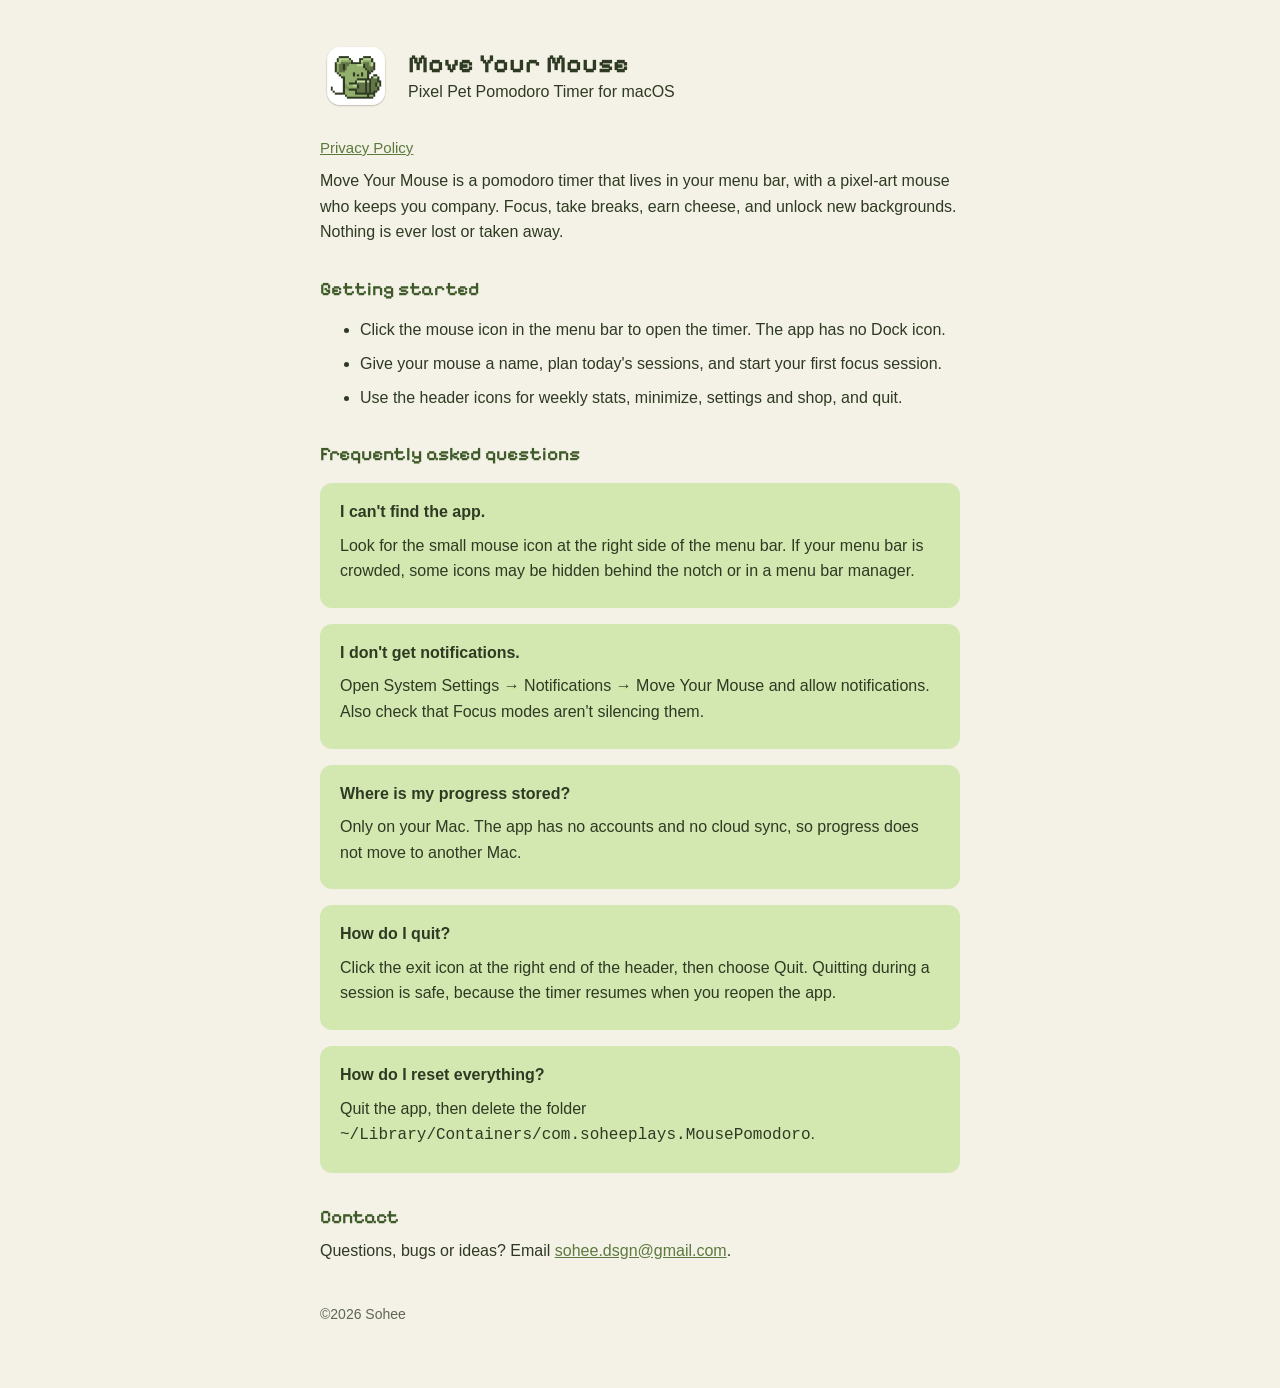
<file: docs/index.html>
<!doctype html>
<html lang="en">
<head>
<meta charset="utf-8">
<meta name="viewport" content="width=device-width,initial-scale=1">
<title>Move Your Mouse – Support</title>
<link rel="icon" href="icon.png">
<link rel="stylesheet" href="https://fonts.googleapis.com/css2?family=Pixelify+Sans:wght@400;600;700&display=swap">
<link rel="stylesheet" href="style.css">
</head>
<body>
<main>
<header>
  <img src="icon.png" alt="">
  <div>
    <h1>Move Your Mouse</h1>
    <div>Pixel Pet Pomodoro Timer for macOS</div>
  </div>
</header>

<nav><a href="privacy.html">Privacy Policy</a></nav>

<p>Move Your Mouse is a pomodoro timer that lives in your menu bar, with a pixel-art mouse who keeps you company. Focus, take breaks, earn cheese, and unlock new backgrounds. Nothing is ever lost or taken away.</p>

<h2>Getting started</h2>
<ul>
  <li>Click the mouse icon in the menu bar to open the timer. The app has no Dock icon.</li>
  <li>Give your mouse a name, plan today's sessions, and start your first focus session.</li>
  <li>Use the header icons for weekly stats, minimize, settings and shop, and quit.</li>
</ul>

<h2>Frequently asked questions</h2>
<div class="card">
  <strong>I can't find the app.</strong>
  <p>Look for the small mouse icon at the right side of the menu bar. If your menu bar is crowded, some icons may be hidden behind the notch or in a menu bar manager.</p>
</div>
<div class="card">
  <strong>I don't get notifications.</strong>
  <p>Open System Settings → Notifications → Move Your Mouse and allow notifications. Also check that Focus modes aren't silencing them.</p>
</div>
<div class="card">
  <strong>Where is my progress stored?</strong>
  <p>Only on your Mac. The app has no accounts and no cloud sync, so progress does not move to another Mac.</p>
</div>
<div class="card">
  <strong>How do I quit?</strong>
  <p>Click the exit icon at the right end of the header, then choose Quit. Quitting during a session is safe, because the timer resumes when you reopen the app.</p>
</div>
<div class="card">
  <strong>How do I reset everything?</strong>
  <p>Quit the app, then delete the folder <code>~/Library/Containers/com.soheeplays.MousePomodoro</code>.</p>
</div>

<h2>Contact</h2>
<p>Questions, bugs or ideas? Email <a href="mailto:sohee.dsgn@gmail.com">sohee.dsgn@gmail.com</a>.</p>

<footer>©2026 Sohee</footer>
</main>
</body>
</html>
</file>
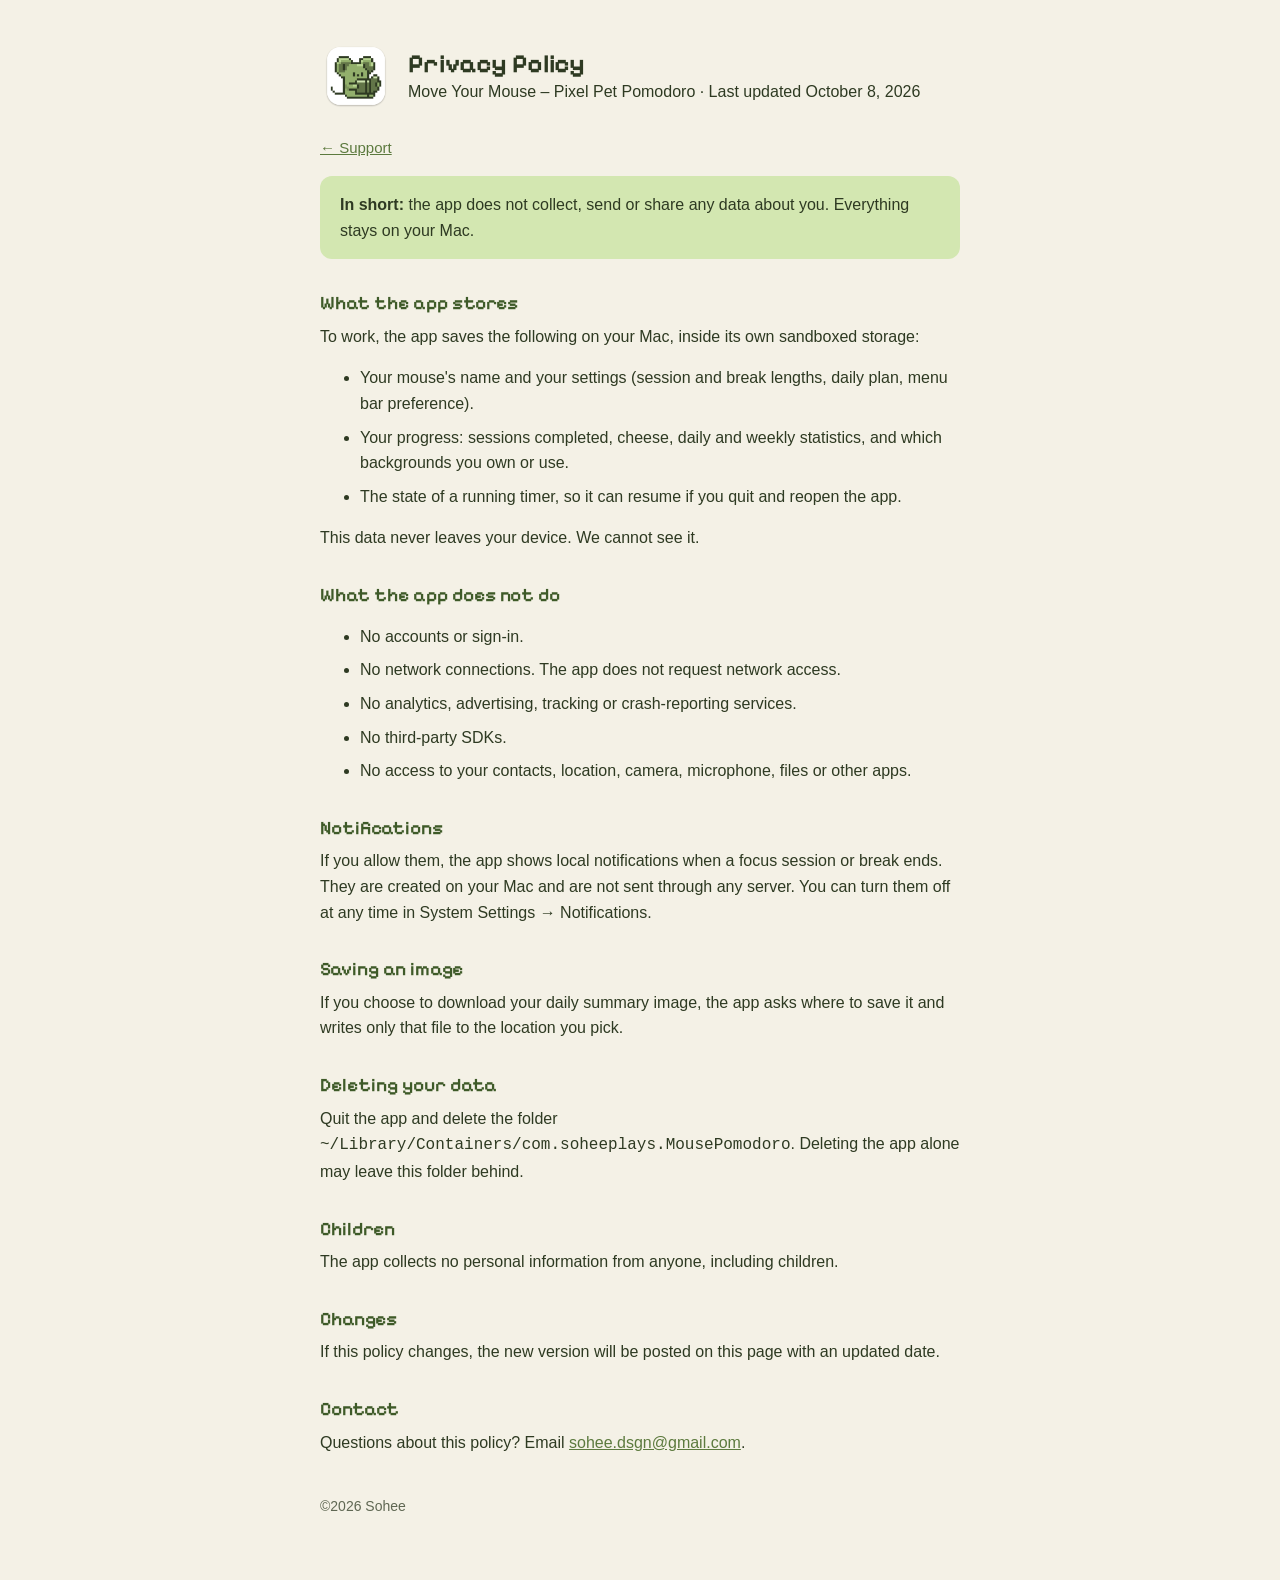
<file: docs/privacy.html>
<!doctype html>
<html lang="en">
<head>
<meta charset="utf-8">
<meta name="viewport" content="width=device-width,initial-scale=1">
<title>Move Your Mouse – Privacy Policy</title>
<link rel="icon" href="icon.png">
<link rel="stylesheet" href="https://fonts.googleapis.com/css2?family=Pixelify+Sans:wght@400;600;700&display=swap">
<link rel="stylesheet" href="style.css">
</head>
<body>
<main>
<header>
  <img src="icon.png" alt="">
  <div>
    <h1>Privacy Policy</h1>
    <div>Move Your Mouse – Pixel Pet Pomodoro · Last updated October 8, 2026</div>
  </div>
</header>

<nav><a href="index.html">← Support</a></nav>

<div class="card"><strong>In short:</strong> the app does not collect, send or share any data about you. Everything stays on your Mac.</div>

<h2>What the app stores</h2>
<p>To work, the app saves the following on your Mac, inside its own sandboxed storage:</p>
<ul>
  <li>Your mouse's name and your settings (session and break lengths, daily plan, menu bar preference).</li>
  <li>Your progress: sessions completed, cheese, daily and weekly statistics, and which backgrounds you own or use.</li>
  <li>The state of a running timer, so it can resume if you quit and reopen the app.</li>
</ul>
<p>This data never leaves your device. We cannot see it.</p>

<h2>What the app does not do</h2>
<ul>
  <li>No accounts or sign-in.</li>
  <li>No network connections. The app does not request network access.</li>
  <li>No analytics, advertising, tracking or crash-reporting services.</li>
  <li>No third-party SDKs.</li>
  <li>No access to your contacts, location, camera, microphone, files or other apps.</li>
</ul>

<h2>Notifications</h2>
<p>If you allow them, the app shows local notifications when a focus session or break ends. They are created on your Mac and are not sent through any server. You can turn them off at any time in System Settings → Notifications.</p>

<h2>Saving an image</h2>
<p>If you choose to download your daily summary image, the app asks where to save it and writes only that file to the location you pick.</p>

<h2>Deleting your data</h2>
<p>Quit the app and delete the folder <code>~/Library/Containers/com.soheeplays.MousePomodoro</code>. Deleting the app alone may leave this folder behind.</p>

<h2>Children</h2>
<p>The app collects no personal information from anyone, including children.</p>

<h2>Changes</h2>
<p>If this policy changes, the new version will be posted on this page with an updated date.</p>

<h2>Contact</h2>
<p>Questions about this policy? Email <a href="mailto:sohee.dsgn@gmail.com">sohee.dsgn@gmail.com</a>.</p>

<footer>©2026 Sohee</footer>
</main>
</body>
</html>
</file>
<file: docs/style.css>
:root{--ink:#2e3a22;--soft:#3e5a28;--card:#d3e7b1;--bg:#f4f1e6;--btn:#5c7a3e;--border:#a8b896}
@media (prefers-color-scheme:dark){:root{--ink:#e8efdc;--soft:#bad693;--card:#2c3a20;--bg:#1b2314;--btn:#92af6c;--border:#4a5a3a}}
*{box-sizing:border-box}
body{margin:0;background:var(--bg);color:var(--ink);font:16px/1.6 -apple-system,BlinkMacSystemFont,"Segoe UI",sans-serif}
main{max-width:680px;margin:0 auto;padding:40px 20px 64px}
header{display:flex;align-items:center;gap:16px;margin-bottom:24px}
header img{width:72px;height:72px}
h1{font:700 26px/1.2 "Pixelify Sans",ui-monospace,monospace;margin:0;color:var(--ink)}
h2{font:600 19px/1.3 "Pixelify Sans",ui-monospace,monospace;margin:32px 0 8px;color:var(--soft)}
p,li{margin:8px 0}
.card{background:var(--card);border-radius:12px;padding:16px 20px;margin:16px 0}
a{color:var(--btn)}
nav{margin:0 0 8px;font-size:15px}
footer{margin-top:40px;font-size:14px;opacity:.75}
</file>
